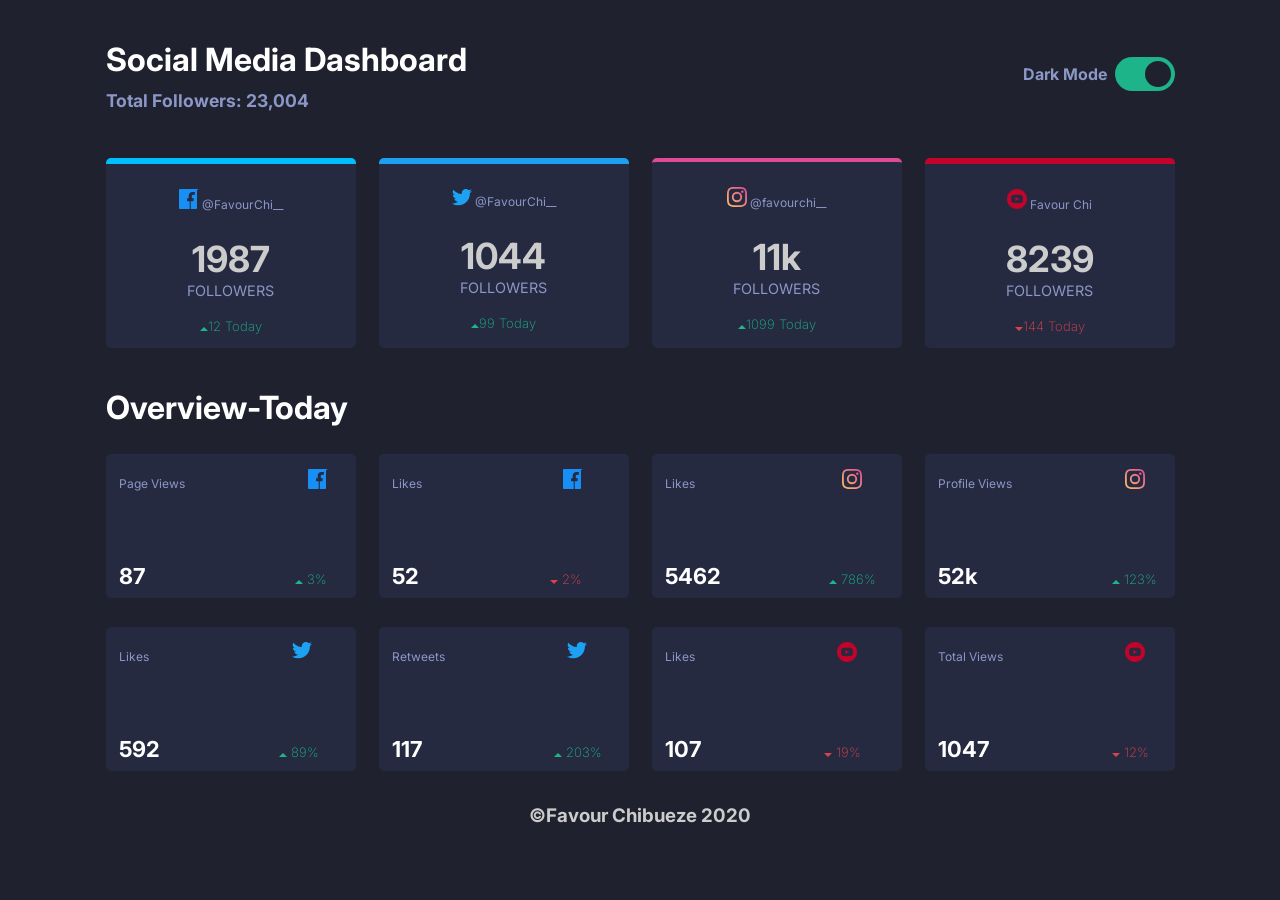
<file: index.html>
<!DOCTYPE html>
<html lang="en">
<head>
    <meta charset="UTF-8">
    <meta name="viewport" content="width=device-width, initial-scale=1.0">
    <title>Dark Theme</title>
    <link rel="stylesheet" href="css/style.css">
    <link rel="stylesheet" href="https://cdnjs.cloudflare.com/ajax/libs/font-awesome/4.7.0/css/font-awesome.min.css">
    <link href="https://fonts.googleapis.com/css2?family=Inter:wght@400;700&display=swap" rel="stylesheet">
</head>
<body>
    <section class="wrapper">
    <h1 class="text">Social Media Dashboard</h1>
    <p class="text">Total Followers: 23,004</p>
<div class="toggle-text">
<p>Dark Mode</p>
</div>
    <label class="switch">
        <input type="checkbox" onclick="myFunction()" checked>
        <span class="slider round"></span>
      </label>
    </div>
    
    
    <div class="grid_1">
        <div class="col_1 span_1_of_1">
         <span class="name"> <svg xmlns="http://www.w3.org/2000/svg" width="20" height="20"><path fill="#178FF5" d="M18.896 0H1.104C.494 0 0 .494 0 1.104v17.793C0 19.506.494 20 1.104 20h9.58v-7.745H8.076V9.237h1.606V7.01c0-2.583 1.578-3.99 3.883-3.99 1.104 0 2.052.082 2.329.119v2.7h-1.598c-1.254 0-1.496.597-1.496 1.47v1.928h1.989l-.39 3.018h-2.6V20h5.098c.608 0 1.102-.494 1.102-1.104V1.104C20 .494 19.506 0 18.896 0z"/></svg>
            @FavourChi__</span>
        <h1 class="followers_text">1987</h1>
        <h4>FOLLOWERS</h4>
        <span class="green-text"><svg xmlns="http://www.w3.org/2000/svg" width="8" height="4"><path fill="#1EB589" fill-rule="evenodd" d="M0 4l4-4 4 4z"/></svg>12 Today</span>
        </div>

        <div class="col_1 span_1_of_2">
            <span class="name"> <svg xmlns="http://www.w3.org/2000/svg" width="20" height="17"><path fill="#1DA1F2" d="M20 1.924a8.192 8.192 0 01-2.357.646A4.11 4.11 0 0019.448.3a8.22 8.22 0 01-2.606.996A4.096 4.096 0 0013.847 0c-2.65 0-4.596 2.472-3.998 5.037A11.648 11.648 0 011.392.752a4.109 4.109 0 001.27 5.478 4.086 4.086 0 01-1.858-.513C.76 7.616 2.122 9.395 4.095 9.79a4.113 4.113 0 01-1.853.07 4.106 4.106 0 003.833 2.849A8.25 8.25 0 010 14.41a11.616 11.616 0 006.29 1.843c7.618 0 11.922-6.434 11.663-12.205A8.354 8.354 0 0020 1.924z"/></svg>
            @FavourChi__</span>
            <h1 class="followers_text">1044</h1>
            <h4>FOLLOWERS</h4>
            <span class="green-text"><svg xmlns="http://www.w3.org/2000/svg" width="8" height="4"><path fill="#1EB589" fill-rule="evenodd" d="M0 4l4-4 4 4z"/></svg>99 Today</span>
        </div>

        <div class="col_1 span_1_of_3">
            <span class="name"> <svg xmlns="http://www.w3.org/2000/svg" width="20" height="20"><defs><linearGradient id="a" x1="100%" x2="0%" y1="0%" y2="100%"><stop offset="0%" stop-color="#DF4896"/><stop offset="50.913%" stop-color="#EE877E"/><stop offset="100%" stop-color="#FDC366"/></linearGradient></defs><path fill="url(#a)" d="M10 1.802c2.67 0 2.987.01 4.042.059 2.71.123 3.975 1.409 4.099 4.099.048 1.054.057 1.37.057 4.04 0 2.672-.01 2.988-.057 4.042-.124 2.687-1.387 3.975-4.1 4.099-1.054.048-1.37.058-4.041.058-2.67 0-2.987-.01-4.04-.058-2.717-.124-3.977-1.416-4.1-4.1-.048-1.054-.058-1.37-.058-4.041 0-2.67.01-2.986.058-4.04.124-2.69 1.387-3.977 4.1-4.1 1.054-.048 1.37-.058 4.04-.058zM10 0C7.284 0 6.944.012 5.878.06 2.246.227.228 2.242.06 5.877.01 6.944 0 7.284 0 10s.012 3.057.06 4.123c.167 3.632 2.182 5.65 5.817 5.817 1.067.048 1.407.06 4.123.06s3.057-.012 4.123-.06c3.629-.167 5.652-2.182 5.816-5.817.05-1.066.061-1.407.061-4.123s-.012-3.056-.06-4.122C19.777 2.249 17.76.228 14.124.06 13.057.01 12.716 0 10 0zm0 4.865a5.135 5.135 0 100 10.27 5.135 5.135 0 000-10.27zm0 8.468a3.333 3.333 0 110-6.666 3.333 3.333 0 010 6.666zm5.338-9.87a1.2 1.2 0 100 2.4 1.2 1.2 0 000-2.4z"/></svg>
                @favourchi__</span>
            <h1 class="followers_text">11k</h1>
            <h4>FOLLOWERS</h4>
            <span class="green-text"><svg xmlns="http://www.w3.org/2000/svg" width="8" height="4"><path fill="#1EB589" fill-rule="evenodd" d="M0 4l4-4 4 4z"/></svg>1099 Today
            </span>
        </div>

        <div class="col_1 span_1_of_4">
            <span class="name"> <svg xmlns="http://www.w3.org/2000/svg" width="20" height="20"><path fill="#C4032B" d="M10 0C4.478 0 0 4.478 0 10c0 5.523 4.478 10 10 10 5.523 0 10-4.477 10-10 0-5.522-4.477-10-10-10zm3.7 14.077c-1.75.12-5.652.12-7.402 0-1.896-.13-2.117-1.059-2.131-4.077.014-3.024.237-3.947 2.131-4.077 1.75-.12 5.652-.12 7.403 0 1.897.13 2.117 1.059 2.132 4.077-.015 3.024-.237 3.947-2.132 4.077zM8.334 8.048l4.098 1.949-4.098 1.955V8.048z"/></svg>
                Favour Chi</span>
            <h1 class="followers_text">8239</h1>
            <h4>FOLLOWERS</h4>
            <span class="red-text"><svg xmlns="http://www.w3.org/2000/svg" width="8" height="4"><path fill="#DC414C" fill-rule="evenodd" d="M0 0l4 4 4-4z"/></svg>144 Today</span>
        </div>
    </div>
 
    <div class="second-container">
    <h1 class="text">Overview-Today</h1>
    <div class="grid_2">
        <div class="grid_2_of_4">
            <h5>Page Views</h5> 
            <svg  class="col1" xmlns="http://www.w3.org/2000/svg" width="20" height="20"><path fill="#178FF5" d="M18.896 0H1.104C.494 0 0 .494 0 1.104v17.793C0 19.506.494 20 1.104 20h9.58v-7.745H8.076V9.237h1.606V7.01c0-2.583 1.578-3.99 3.883-3.99 1.104 0 2.052.082 2.329.119v2.7h-1.598c-1.254 0-1.496.597-1.496 1.47v1.928h1.989l-.39 3.018h-2.6V20h5.098c.608 0 1.102-.494 1.102-1.104V1.104C20 .494 19.506 0 18.896 0z"/></svg>            
            <h4 class="text-2">87</h4> 
           <p class="grid_icon green-text">
               <svg xmlns="http://www.w3.org/2000/svg" width="8" height="4"><path fill="#1EB589" fill-rule="evenodd" d="M0 4l4-4 4 4z"/></svg>
            3%</p>
        </div>
        
            <div class="grid_2_of_4">
            <h5>Likes</h5>
             <svg class="col1" xmlns="http://www.w3.org/2000/svg" width="20" height="20"><path fill="#178FF5" d="M18.896 0H1.104C.494 0 0 .494 0 1.104v17.793C0 19.506.494 20 1.104 20h9.58v-7.745H8.076V9.237h1.606V7.01c0-2.583 1.578-3.99 3.883-3.99 1.104 0 2.052.082 2.329.119v2.7h-1.598c-1.254 0-1.496.597-1.496 1.47v1.928h1.989l-.39 3.018h-2.6V20h5.098c.608 0 1.102-.494 1.102-1.104V1.104C20 .494 19.506 0 18.896 0z"/></svg> 
            <h4 class="text-2">52</h4> 
            <p class="grid_icon red-text">
                <svg xmlns="http://www.w3.org/2000/svg" width="8" height="4"><path fill="#DC414C" fill-rule="evenodd" d="M0 0l4 4 4-4z"/></svg>  
                2%</p>
            </div>

            <div class="grid_2_of_4">
            <h5>Likes</h5>
            <svg class="col1" xmlns="http://www.w3.org/2000/svg" width="20" height="20"><defs><linearGradient id="a" x1="100%" x2="0%" y1="0%" y2="100%"><stop offset="0%" stop-color="#DF4896"/><stop offset="50.913%" stop-color="#EE877E"/><stop offset="100%" stop-color="#FDC366"/></linearGradient></defs><path fill="url(#a)" d="M10 1.802c2.67 0 2.987.01 4.042.059 2.71.123 3.975 1.409 4.099 4.099.048 1.054.057 1.37.057 4.04 0 2.672-.01 2.988-.057 4.042-.124 2.687-1.387 3.975-4.1 4.099-1.054.048-1.37.058-4.041.058-2.67 0-2.987-.01-4.04-.058-2.717-.124-3.977-1.416-4.1-4.1-.048-1.054-.058-1.37-.058-4.041 0-2.67.01-2.986.058-4.04.124-2.69 1.387-3.977 4.1-4.1 1.054-.048 1.37-.058 4.04-.058zM10 0C7.284 0 6.944.012 5.878.06 2.246.227.228 2.242.06 5.877.01 6.944 0 7.284 0 10s.012 3.057.06 4.123c.167 3.632 2.182 5.65 5.817 5.817 1.067.048 1.407.06 4.123.06s3.057-.012 4.123-.06c3.629-.167 5.652-2.182 5.816-5.817.05-1.066.061-1.407.061-4.123s-.012-3.056-.06-4.122C19.777 2.249 17.76.228 14.124.06 13.057.01 12.716 0 10 0zm0 4.865a5.135 5.135 0 100 10.27 5.135 5.135 0 000-10.27zm0 8.468a3.333 3.333 0 110-6.666 3.333 3.333 0 010 6.666zm5.338-9.87a1.2 1.2 0 100 2.4 1.2 1.2 0 000-2.4z"/></svg>            
            <h4 class="text-2">5462</h4> 
            <p class="grid_icon green-text">
                <svg xmlns="http://www.w3.org/2000/svg" width="8" height="4"><path fill="#1EB589" fill-rule="evenodd" d="M0 4l4-4 4 4z"/></svg>
                786%</p>
            </div>

            <div class="grid_2_of_4">
            <h5>Profile Views</h5> 
            <svg class="col1" xmlns="http://www.w3.org/2000/svg" width="20" height="20"><defs><linearGradient id="a" x1="100%" x2="0%" y1="0%" y2="100%"><stop offset="0%" stop-color="#DF4896"/><stop offset="50.913%" stop-color="#EE877E"/><stop offset="100%" stop-color="#FDC366"/></linearGradient></defs><path fill="url(#a)" d="M10 1.802c2.67 0 2.987.01 4.042.059 2.71.123 3.975 1.409 4.099 4.099.048 1.054.057 1.37.057 4.04 0 2.672-.01 2.988-.057 4.042-.124 2.687-1.387 3.975-4.1 4.099-1.054.048-1.37.058-4.041.058-2.67 0-2.987-.01-4.04-.058-2.717-.124-3.977-1.416-4.1-4.1-.048-1.054-.058-1.37-.058-4.041 0-2.67.01-2.986.058-4.04.124-2.69 1.387-3.977 4.1-4.1 1.054-.048 1.37-.058 4.04-.058zM10 0C7.284 0 6.944.012 5.878.06 2.246.227.228 2.242.06 5.877.01 6.944 0 7.284 0 10s.012 3.057.06 4.123c.167 3.632 2.182 5.65 5.817 5.817 1.067.048 1.407.06 4.123.06s3.057-.012 4.123-.06c3.629-.167 5.652-2.182 5.816-5.817.05-1.066.061-1.407.061-4.123s-.012-3.056-.06-4.122C19.777 2.249 17.76.228 14.124.06 13.057.01 12.716 0 10 0zm0 4.865a5.135 5.135 0 100 10.27 5.135 5.135 0 000-10.27zm0 8.468a3.333 3.333 0 110-6.666 3.333 3.333 0 010 6.666zm5.338-9.87a1.2 1.2 0 100 2.4 1.2 1.2 0 000-2.4z"/></svg>
            <h4 class="text-2">52k</h4> 
            <p class="grid_icon green-text">
                <svg xmlns="http://www.w3.org/2000/svg" width="8" height="4"><path fill="#1EB589" fill-rule="evenodd" d="M0 4l4-4 4 4z"/></svg>
                123%</p>
            </div>

            <div class="grid_2_of_4">
                <h5>Likes</h5>
                <svg class="col1" xmlns="http://www.w3.org/2000/svg" width="20" height="17"><path fill="#1DA1F2" d="M20 1.924a8.192 8.192 0 01-2.357.646A4.11 4.11 0 0019.448.3a8.22 8.22 0 01-2.606.996A4.096 4.096 0 0013.847 0c-2.65 0-4.596 2.472-3.998 5.037A11.648 11.648 0 011.392.752a4.109 4.109 0 001.27 5.478 4.086 4.086 0 01-1.858-.513C.76 7.616 2.122 9.395 4.095 9.79a4.113 4.113 0 01-1.853.07 4.106 4.106 0 003.833 2.849A8.25 8.25 0 010 14.41a11.616 11.616 0 006.29 1.843c7.618 0 11.922-6.434 11.663-12.205A8.354 8.354 0 0020 1.924z"/></svg>
            <h4 class="text-2">592</h4> 
            <p class="grid_icon green-text">
                <svg xmlns="http://www.w3.org/2000/svg" width="8" height="4"><path fill="#1EB589" fill-rule="evenodd" d="M0 4l4-4 4 4z"/></svg>
                89%</p>
                </div>

                <div class="grid_2_of_4">
                <h5>Retweets</h5>
                 <svg class="col1" xmlns="http://www.w3.org/2000/svg" width="20" height="17"><path fill="#1DA1F2" d="M20 1.924a8.192 8.192 0 01-2.357.646A4.11 4.11 0 0019.448.3a8.22 8.22 0 01-2.606.996A4.096 4.096 0 0013.847 0c-2.65 0-4.596 2.472-3.998 5.037A11.648 11.648 0 011.392.752a4.109 4.109 0 001.27 5.478 4.086 4.086 0 01-1.858-.513C.76 7.616 2.122 9.395 4.095 9.79a4.113 4.113 0 01-1.853.07 4.106 4.106 0 003.833 2.849A8.25 8.25 0 010 14.41a11.616 11.616 0 006.29 1.843c7.618 0 11.922-6.434 11.663-12.205A8.354 8.354 0 0020 1.924z"/></svg>
            <h4 class="text-2">117</h4> 
            <p class="grid_icon green-text">
                <svg xmlns="http://www.w3.org/2000/svg" width="8" height="4"><path fill="#1EB589" fill-rule="evenodd" d="M0 4l4-4 4 4z"/></svg>
                203%</p>
                </div>

                <div class="grid_2_of_4">
                    <h5>Likes</h5>
                <svg class="col1" xmlns="http://www.w3.org/2000/svg" width="20" height="20"><path fill="#C4032B" d="M10 0C4.478 0 0 4.478 0 10c0 5.523 4.478 10 10 10 5.523 0 10-4.477 10-10 0-5.522-4.477-10-10-10zm3.7 14.077c-1.75.12-5.652.12-7.402 0-1.896-.13-2.117-1.059-2.131-4.077.014-3.024.237-3.947 2.131-4.077 1.75-.12 5.652-.12 7.403 0 1.897.13 2.117 1.059 2.132 4.077-.015 3.024-.237 3.947-2.132 4.077zM8.334 8.048l4.098 1.949-4.098 1.955V8.048z"/></svg>
            <h4 class="text-2">107</h4> 
            <p class="grid_icon red-text">
                <svg xmlns="http://www.w3.org/2000/svg" width="8" height="4"><path fill="#DC414C" fill-rule="evenodd" d="M0 0l4 4 4-4z"/></svg>
                19%</p>
                </div>

                <div class="grid_2_of_4">
                <h5>Total Views</h5> 
                <svg class="col1" xmlns="http://www.w3.org/2000/svg" width="20" height="20"><path fill="#C4032B" d="M10 0C4.478 0 0 4.478 0 10c0 5.523 4.478 10 10 10 5.523 0 10-4.477 10-10 0-5.522-4.477-10-10-10zm3.7 14.077c-1.75.12-5.652.12-7.402 0-1.896-.13-2.117-1.059-2.131-4.077.014-3.024.237-3.947 2.131-4.077 1.75-.12 5.652-.12 7.403 0 1.897.13 2.117 1.059 2.132 4.077-.015 3.024-.237 3.947-2.132 4.077zM8.334 8.048l4.098 1.949-4.098 1.955V8.048z"/></svg>           
                 <h4 class="text-2">1047</h4> 
            <p class="grid_icon red-text">
                <svg xmlns="http://www.w3.org/2000/svg" width="8" height="4"><path fill="#DC414C" fill-rule="evenodd" d="M0 0l4 4 4-4z"/></svg>
                12%</p>
                </div>
    </div>
</div>
    </section> 

    <footer>
        <h3> ©Favour Chibueze 2020</h3>
        </footer>

    <script>
        function myFunction() {
            let element = document.body;
            element.classList.toggle("light-mode");
        }
    </script>
</body>
</html>
</file>
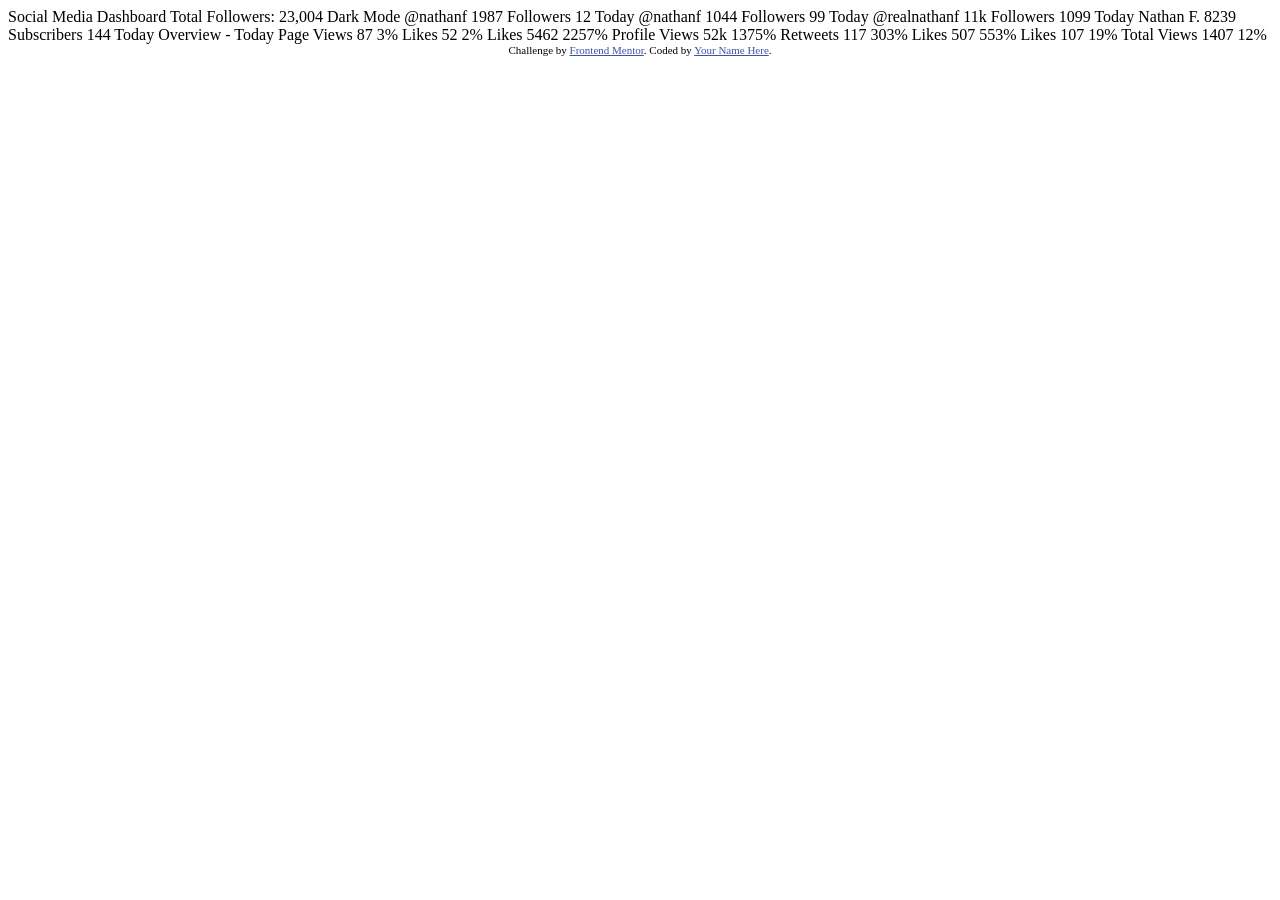
<file: social-media-dashboard-with-theme-switcher-master/index.html>
<!DOCTYPE html>
<html lang="en">
<head>
  <meta charset="UTF-8">
  <meta name="viewport" content="width=device-width, initial-scale=1.0"> <!-- displays site properly based on user's device -->

  <link rel="icon" type="image/png" sizes="32x32" href="./images/favicon-32x32.png">
  
  <title>Frontend Mentor | [Challenge Name Here]</title>

  <!-- Feel free to remove these styles or customise in your own stylesheet 👍 -->
  <style>
    .attribution { font-size: 11px; text-align: center; }
    .attribution a { color: hsl(228, 45%, 44%); }
  </style>
</head>
<body>

  Social Media Dashboard
  Total Followers: 23,004

  Dark Mode

  

  @nathanf
  1987
  Followers
  12 Today

  @nathanf
  1044
  Followers
  99 Today

  @realnathanf
  11k
  Followers
  1099 Today

  Nathan F.
  8239
  Subscribers
  144 Today



  Overview - Today

  Page Views
  87
  3%

  Likes
  52
  2%

  Likes
  5462
  2257%

  Profile Views
  52k
  1375%

  Retweets
  117
  303%

  Likes
  507
  553%

  Likes
  107
  19%

  Total Views
  1407
  12%
  
  <div class="attribution">
    Challenge by <a href="https://www.frontendmentor.io?ref=challenge" target="_blank">Frontend Mentor</a>. 
    Coded by <a href="#">Your Name Here</a>.
  </div>
</body>
</html>
</file>
<file: css/style.css>
* {
  box-sizing: border-box;
}
body {
    background-color: hsl(232, 19%, 15%);
    max-height: 100%;
    font-family: Inter, sans-serif;
  }


  .wrapper{margin-right: auto;
  margin-left:  auto;
  max-width: 1089px; 
  padding-right: 10px; 
  padding-left:  10px;
  }

  h1.text {
    font-weight: 700;
    font-size: 2em;
    color: #fff;
    margin-top: 40px;
}

p.text {
    color: hsl(228, 34%, 66%);
    font-size: 1.1em;
    font-weight: bold;
    margin-top: -16px;
}
.toggle-text p{
    color: hsl(228, 34%, 66%);
    font-weight: bold;
}

.name  { 
    color: hsl(228, 34%, 66%); 
}

.followers_text{
    font-size: 3em;
    font-weight: bold;
    color: #ccc;
    margin-top: 25px;
}

h4 {
    margin-top: -29px;
    font-weight: normal;
    font-size: 1.2em;
}
  .grid_1 {
      display: grid;
      grid-template-columns: repeat(auto-fill, minmax(250px, 1fr));
      grid-template-rows: 1fr;
      grid-column-gap: 23px;
      
  }
 
      .grid_2 {
          display: grid;
          grid-template-columns: repeat(auto-fill, minmax(250px, 1fr));
          grid-template-rows: repeat(2, 1fr);
          grid-column-gap: 23px;
          grid-row-gap: 29px;
          height: 190px;
      }

  .grid_2_of_4{
    display: grid;  
    grid-template-columns: auto auto;
      background-color: hsl(228, 28%, 20%);
      border-top: 2px solid hsl(228, 28%, 20%);
      padding: 0 13px 18px 13px;
        color: hsl(228, 34%, 66%);
        font-weight: normal;
        font-size: 12px;
        height: 144px;
        border-radius: 5px;
  }

.grid_2_of_4:hover {
    background-color: hsl(232, 19%, 15%);
    cursor: pointer;
    -ms-transform: scale(1.2); /* IE 9 */
  -webkit-transform: scale(1.2); /* Safari 3-8 */
  transform: scale(1.2); 
}

.col_1 {
    background-color: hsl(228, 28%, 20%);
    text-align: center;
    height: 190px;
    padding: 25px;
    color: hsl(228, 34%, 66%);
    font-weight: normal;
    font-size: 12px;
    border-radius: 5px;
    margin-top: 30px;
}

  .col_1:hover {
    background-color: hsl(232, 19%, 15%);
    cursor: pointer;
    -ms-transform: scale(1.2); /* IE 9 */
    -webkit-transform: scale(1.2); /* Safari 3-8 */
    transform: scale(1.2); 
}

  .col1 {
    margin-left: 109px;
    margin-top: 13px;
}
 .green-text {
    font-size: small;
    color: hsl(163, 72%, 41%);
    font-weight: 200;
}
 .red-text {
    color: hsl(356, 69%, 56%);
    font-weight: 200;
    font-size: small;
}


  
  .span_1_of_1{
    border-top: 6px solid hsl(195, 100%, 50%);
  }
  
  .span_1_of_2{
    border-top: 6px solid hsl(203, 89%, 53%);
  }
  
  .span_1_of_3{
    border-top: 4px solid hsl(329, 70%, 58%);
  }
  
  .span_1_of_4{
    border-top: 6px solid hsl(348, 97%, 39%);
  }


     h4.text-2  {
    color: #fff;
    font-size: 22px;
    font-weight: bold;
    margin-top: 52px;
}

p.grid_icon {
    margin-left: 96px;
    margin-top: 60px;
}

h5{
    font-weight: normal;
    font-size: 1em;
    color:hsl(228, 34%, 66%)
    }

  
  .toggle-text{
      float: right;
      margin-top: -80px;
      margin-right: 68px;
  }
  .switch { 
      float: right;
      position: relative;
      width: 60px;
      height: 34px;
      margin-top: -71px;
    }
    
    .switch input { 
      opacity: 0;
      width: 0;
      height: 0;
    }
    
    .slider {
      position: absolute;
      cursor: pointer;
      top: 0;
      left: 0;
      right: 0;
      bottom: 0;
      background-color: #ccc;
      -webkit-transition: .4s;
      transition: .4s;
    }
    
    .slider:before {
      position: absolute;
      content: "";
      height: 26px;
      width: 26px;
      left: 4px;
      bottom: 4px;
      background-color: hsl(232, 19%, 15%);
      -webkit-transition: .4s;
      transition: .4s;
    }
    
    input:checked + .slider {
      background-color: hsl(163, 72%, 41%);
    }
    
    input:focus + .slider {
      box-shadow: 0 0 1px #2196F3;
    }
    
    input:checked + .slider:before {
      -webkit-transform: translateX(26px);
      -ms-transform: translateX(26px);
      transform: translateX(26px);
    }
    
    /* Rounded sliders */
    .slider.round {
      border-radius: 34px;
    }
    
    .slider.round:before {
      border-radius: 50%;
    }
     
   .light-mode {
      background-color: hsl(0, 0%, 100%);
      color: black;
  }
  
  .light-mode .col_1 {
    background-color: hsl(227, 47%, 96%);
}
  .light-mode .grid_2_of_4 {
    background-color: hsl(227, 47%, 96%);
}

  .light-mode .col_1:hover {
    background-color: #A9A9A9;
    cursor: pointer;
    -ms-transform: scale(1.2); /* IE 9 */
    -webkit-transform: scale(1.2); /* Safari 3-8 */
    transform: scale(1.2); 
}

.light-mode .grid_2_of_4:hover {
  background-color: #A9A9A9;
  cursor: pointer;
  -ms-transform: scale(1.2); /* IE 9 */
  -webkit-transform: scale(1.2); /* Safari 3-8 */
  transform: scale(1.2); 
}

.light-mode  h1.text {
    color: hsl(230, 17%, 14%);
}

.light-mode p.text{
color: hsl(228, 12%, 44%);
}

.light-mode .toggle-text p{
    color:hsl(228, 12%, 44%);
}

.light-mode .followers_text{
    font-size: 3em;
    font-weight: bold;
    color: black;
}

footer {
    text-align: center;
    margin-top: 160px;
    color: #ccc;
}

.light-mode footer {
      color: hsl(230, 17%, 14%);
  }

.light-mode h4 {
    color: hsl(228, 12%, 44%);
}


.light-mode .name{
    color: hsl(228, 12%, 44%);
}

.light-mode .green-text {
    font-size: small;
    color: hsl(163, 72%, 41%);
    font-weight: 200;
}
.light-mode .red-text {
    color: hsl(356, 69%, 56%);
    font-weight: 200;
    font-size: small;
}


.light-mode h4.text-2 {
    color: hsl(230, 17%, 14%);
}

.light-mode h5{
font-weight: normal;
font-size: 1em;
color: hsl(228, 12%, 44%)
}

@media screen and (max-width: 600px) {
  h1.text {
    font-size: 0.9em;
    margin-top: 34px;
}
  .toggle-text p {
    display: none; }
}

@media only screen and (max-width: 800px) and (min-width: 400px){
  body {
      width: 375px;
      height: 100%;
  }
  h1.text {
      font-size: 1.5em;
      margin-top: 34px;
  }
  .switch {
    left: 60px;
    width: 60px;
    height: 34px;
    margin-top: -60px;
}

  .grid_1, .grid_2 {
      display: grid;
      grid-gap: 30px;
      margin-left: 50px;
      margin-right: 50px;
      grid-template-columns: repeat(auto-fit, minmax(300px, 1fr));
  }
  footer {
    position: absolute;
    bottom: -224%;
    color: #ccc;
    text-align: center;
    left: 87px;
}
}

@media screen and (max-width: 500px){
footer {
bottom: -225%;
left: 87px;
}
}
</file>
